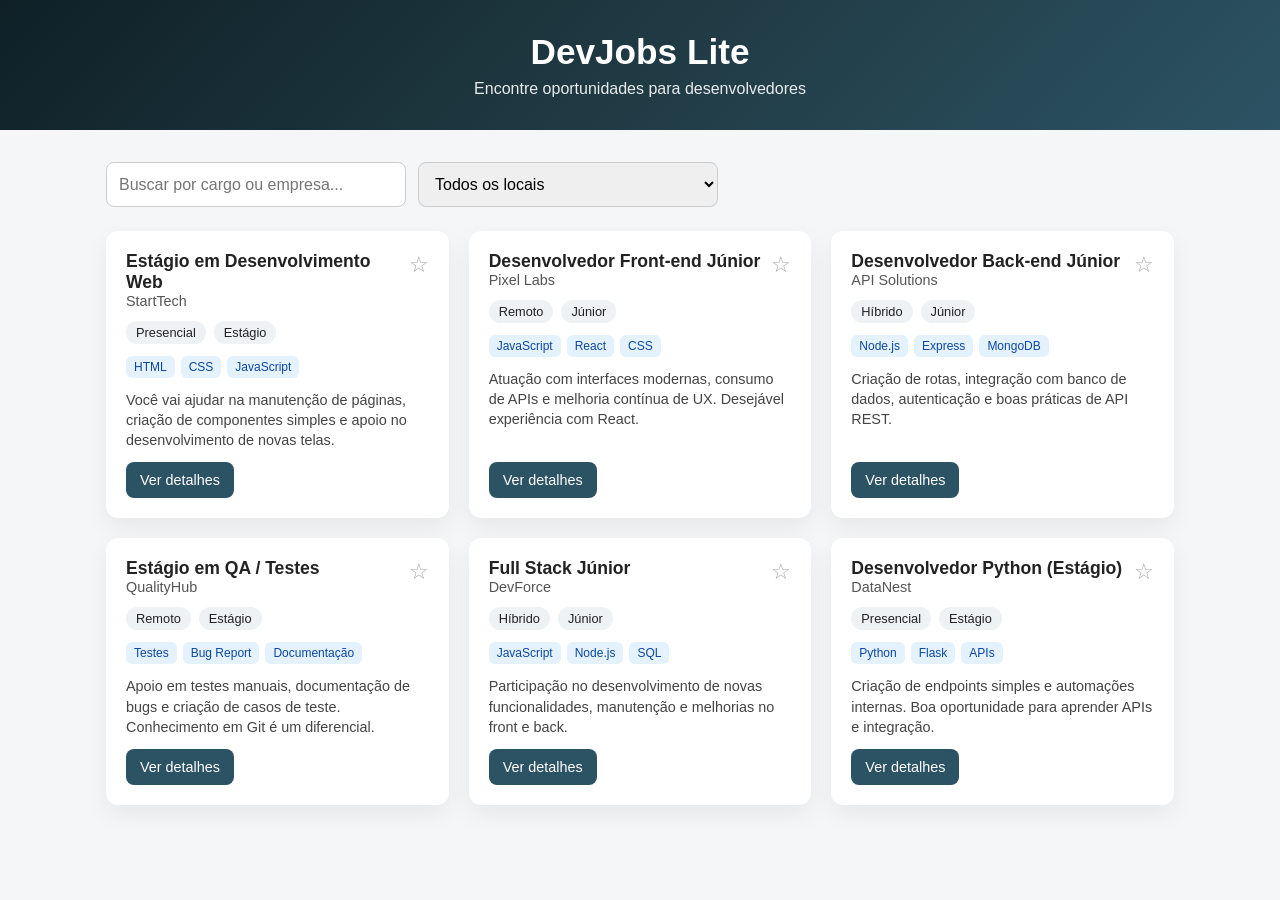
<file: index.html>
<!DOCTYPE html>
<html lang="pt-BR">
<head>
  <meta charset="UTF-8" />
  <title>DevJobs Lite</title>
  <meta name="viewport" content="width=device-width, initial-scale=1.0" />
  <link rel="icon" type="image/png" href="./assets/logo.png" />
  <link rel="stylesheet" href="./css/style.css" />
</head>
<body>

  <header class="header">
    <h1>DevJobs Lite</h1>
    <p>Encontre oportunidades para desenvolvedores</p>
  </header>

  <main class="container">

    <section class="filters">
      <input 
        type="text" 
        id="searchInput" 
        placeholder="Buscar por cargo ou empresa..."
      />

      <select id="locationFilter">
        <option value="">Todos os locais</option>
        <option value="Remoto">Remoto</option>
        <option value="Presencial">Presencial</option>
        <option value="Híbrido">Híbrido</option>
      </select>
    </section>

    <section id="jobsList" class="jobs-list">

    </section>

  </main>

  <script src="./js/data.js"></script>
  <script src="./js/app.js"></script>
</body>
</html>
</file>
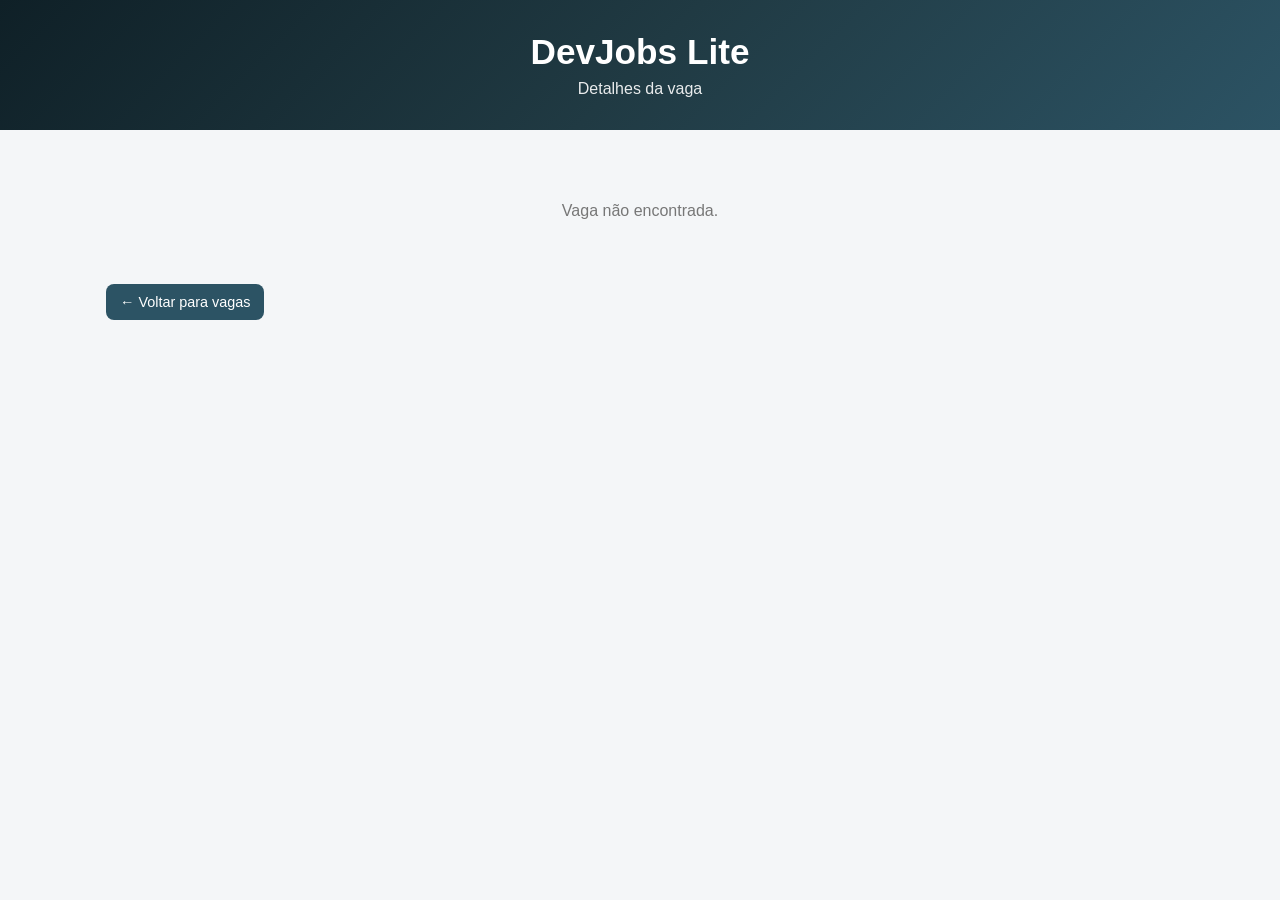
<file: vaga.html>
<!DOCTYPE html>
<html lang="pt-BR">
<head>
  <meta charset="UTF-8" />
  <title>Detalhes da Vaga | DevJobs Lite</title>
  <meta name="viewport" content="width=device-width, initial-scale=1.0" />
  <link rel="icon" type="image/png" href="./assets/logo.png" />
  <link rel="stylesheet" href="./css/style.css" />
</head>
<body>

  <header class="header">
    <h1>DevJobs Lite</h1>
    <p>Detalhes da vaga</p>
  </header>

  <main class="container">
    <div id="jobDetails">

    </div>

    <div style="margin-top: 24px;">
      <a href="./index.html" class="btn">← Voltar para vagas</a>
    </div>
  </main>

  <script src="./js/data.js"></script>
  <script src="./js/vaga.js"></script>
</body>
</html>
</file>
<file: css/style.css>
* {
  margin: 0;
  padding: 0;
  box-sizing: border-box;
}

body {
  font-family: "Inter", "Segoe UI", Arial, sans-serif;
  background: #f4f6f8;
  color: #222;
  min-height: 100vh;
}

.header {
  background: linear-gradient(135deg, #0f2027, #203a43, #2c5364);
  color: #fff;
  padding: 32px 16px;
  text-align: center;
}

.header h1 {
  font-size: 2.2rem;
  margin-bottom: 8px;
}

.header p {
  opacity: 0.9;
}

.container {
  max-width: 1100px;
  margin: 32px auto;
  padding: 0 16px;
}

.filters {
  display: flex;
  gap: 12px;
  margin-bottom: 24px;
  flex-wrap: wrap;
}

.filters input,
.filters select {
  padding: 12px;
  border-radius: 8px;
  border: 1px solid #ccc;
  font-size: 1rem;
  width: 100%;
  max-width: 300px;
}

.jobs-list {
  display: grid;
  grid-template-columns: repeat(auto-fill, minmax(280px, 1fr));
  gap: 20px;
}

.job-card {
  background: #fff;
  border-radius: 12px;
  padding: 20px;
  box-shadow: 0 10px 25px rgba(0, 0, 0, 0.06);
  display: flex;
  flex-direction: column;
  gap: 12px;
  transition: transform 0.2s ease, box-shadow 0.2s ease;
}

.job-card:hover {
  transform: translateY(-4px);
  box-shadow: 0 16px 30px rgba(0, 0, 0, 0.1);
}

.job-card-top {
  display: flex;
  justify-content: space-between;
  align-items: flex-start;
}

.job-title {
  font-size: 1.1rem;
  font-weight: 600;
}

.job-company {
  font-size: 0.9rem;
  color: #555;
}

.fav-btn {
  background: none;
  border: none;
  font-size: 1.4rem;
  cursor: pointer;
  color: #aaa;
}

.fav-btn.active {
  color: #f5b301;
}

.job-meta {
  display: flex;
  gap: 8px;
}

.pill {
  background: #eef2f5;
  padding: 4px 10px;
  border-radius: 999px;
  font-size: 0.8rem;
}

.job-tags {
  display: flex;
  flex-wrap: wrap;
  gap: 6px;
}

.tag {
  background: #e3f2fd;
  color: #0d47a1;
  padding: 4px 8px;
  border-radius: 6px;
  font-size: 0.75rem;
}

.job-desc {
  font-size: 0.9rem;
  color: #444;
  line-height: 1.4;
}

.job-actions {
  margin-top: auto;
}

.btn {
  display: inline-block;
  text-decoration: none;
  background: #2c5364;
  color: #fff;
  padding: 10px 14px;
  border-radius: 8px;
  font-size: 0.9rem;
  text-align: center;
}

.btn:hover {
  background: #203a43;
}

.empty {
  grid-column: 1 / -1;
  text-align: center;
  color: #777;
  padding: 40px 0;
}
</file>
